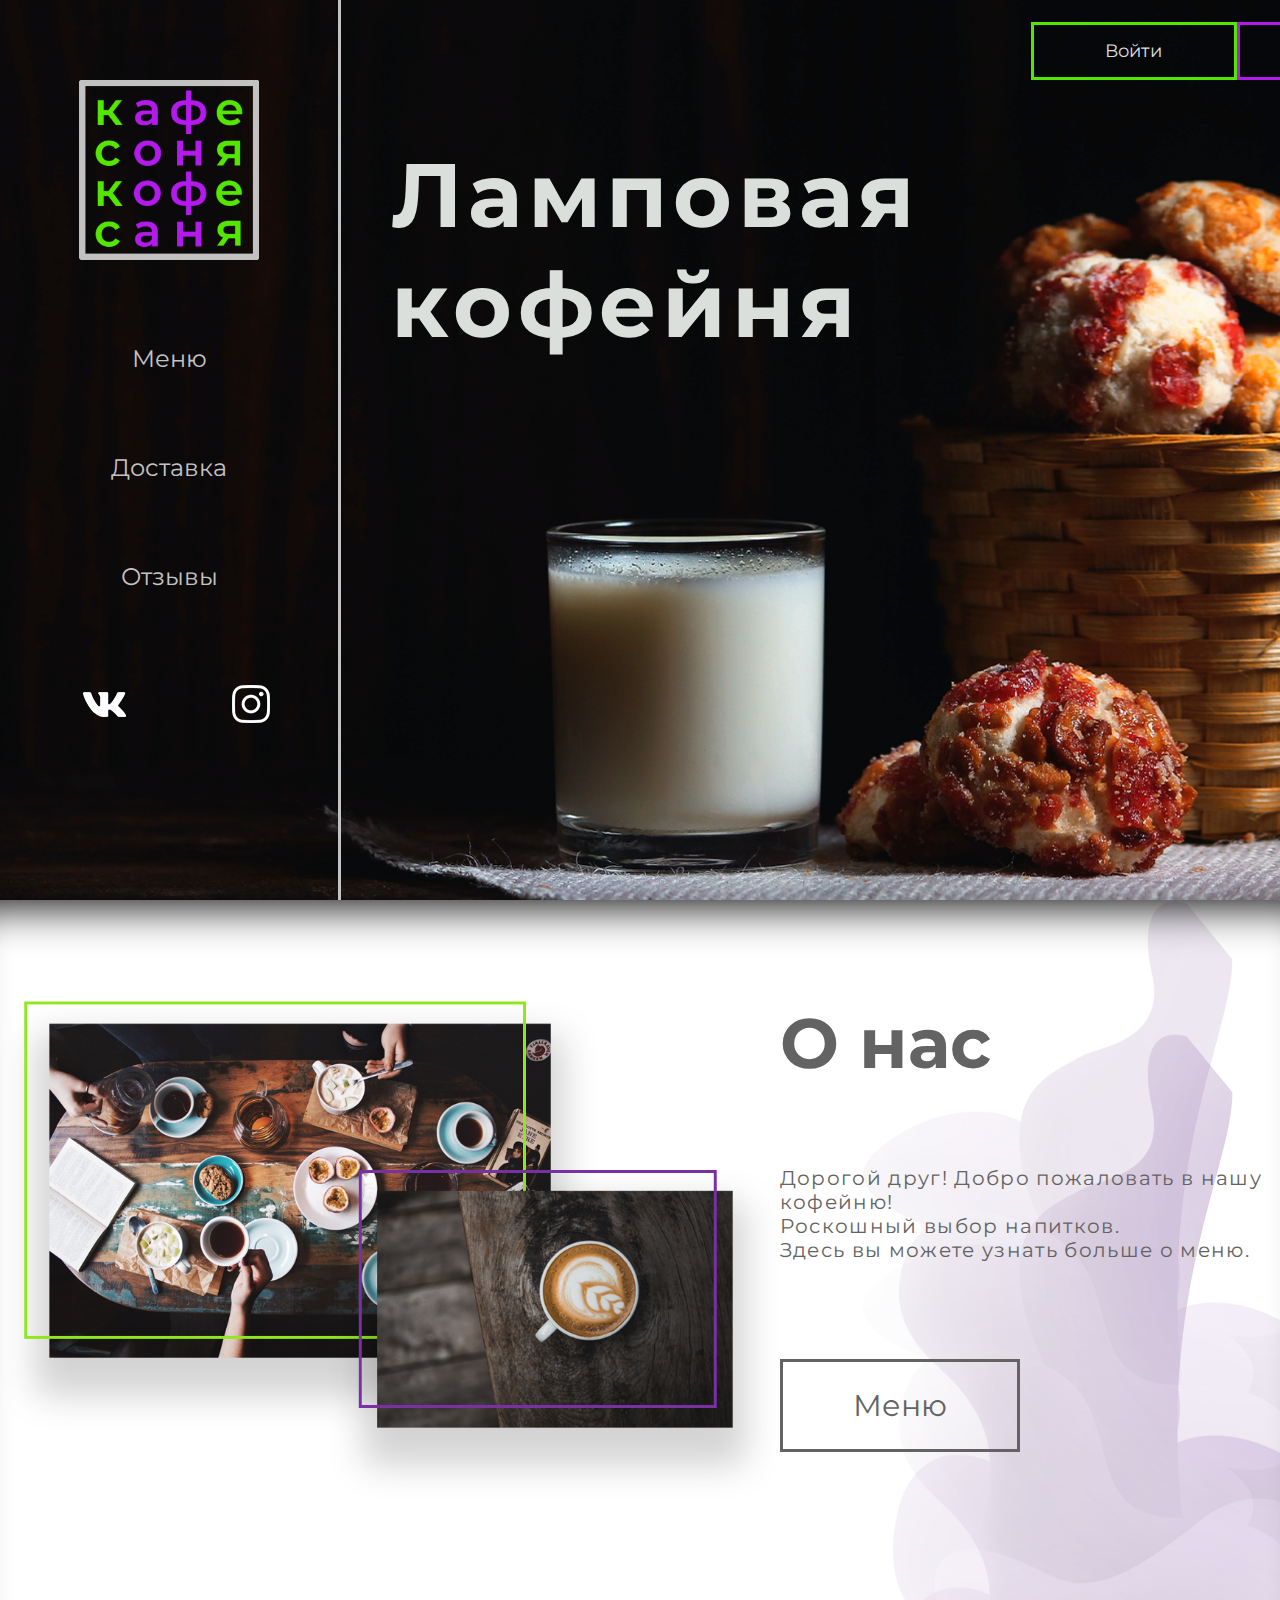
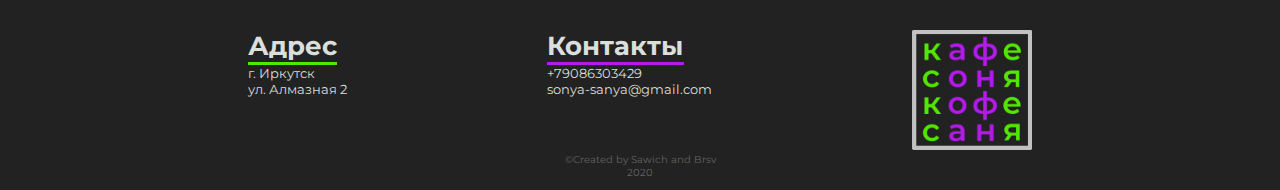
<file: index.html>
<!DOCTYPE html>
<html>
   <head>
      <meta charset="UTF-8">
      <title>Кафе Соня</title>
      <link rel="icon" href="../Sonya-Sanya/img/favicon.ico" type="image/x-icon">
      <link rel="shortcut icon" href="../Sonya-Sanya/img/favicon.ico" type="image/x-icon">
      <link rel="preconnect" href="https://fonts.gstatic.com">
      <link href="https://fonts.googleapis.com/css2?family=Montserrat:wght@400;600&display=swap" rel="stylesheet">
      <link rel="stylesheet" href="css/style.css">
   </head>
   <body>
      <div class="page">
         <header class="header">
            <div class="menu">
               <div class="logo-nav">
                  <div class="logo">
                     <img  src="img/logo.png" alt="logo" height="180px">
                  </div>
                  <nav class="nav">
                     <a class="link" href="menu.html">Меню</a>
                     <a class="link" href="delivery.html">Доставка</a>
                     <a class="link" href="feedback.html">Отзывы</a>
                  </nav>
                  <div class="vk-insta">
                     <a href="https://vk.com/public201145598"><img class="vk" src="img/vk.png" alt="vk"></a>
                     <a href="https://www.instagram.com/ksks_aooa_fnfn_eyaeya/"><img class="insta" src="img/instagram.png" alt="instagram"></a>
                  </div>
               </div>
            </div>
            <div class="main-box">
               <div class="text">Ламповая<br>кофейня</div>
            </div>
            <div class="login-reg">
               <div><a class="login" href="login.html">Войти</a></div>
               <div><a class="reg" href="reg.html">Регистрация</a></div>
            </div>
         </header>
         <div class="back-header"></div>
         <content>
            <div class="left">
               <img src="img/photos.png" alt="menu" height="500px">
            </div>
            <div class="right">
               <h1 class="menutitle">О нас</h1>
               <div class="menutext">
                  <p>Дорогой друг! Добро пожаловать в нашу кофейню!</p>
                  <p>Роскошный выбор напитков.</p>
                  <p>Здесь вы можете узнать больше о меню.</p>
               </div>
               <a href="menu.html" id="button">Меню</a>
            </div>
         </content>
         <footer>
            <div id="footer">
               <div class="address">
                  <h1 id="address">Адрес</h1>
                  <div class="info1">г. Иркутск<br>ул. Алмазная 2</div>
               </div>
               <div class="contact">
                  <h1 id="contact">Контакты</h1>
                  <div class="info2">+79086303429<br>sonya-sanya@gmail.com</div>
               </div>
               <div class="minilogo">
                  <img  src="img/logo.png" alt="logo" height="120px"> 
               </div>
            </div>
            <div class="created">©Created by Sawich and Brsv<br>2020</div>
         </footer>
      </div>
   </body>
</html>
</file>
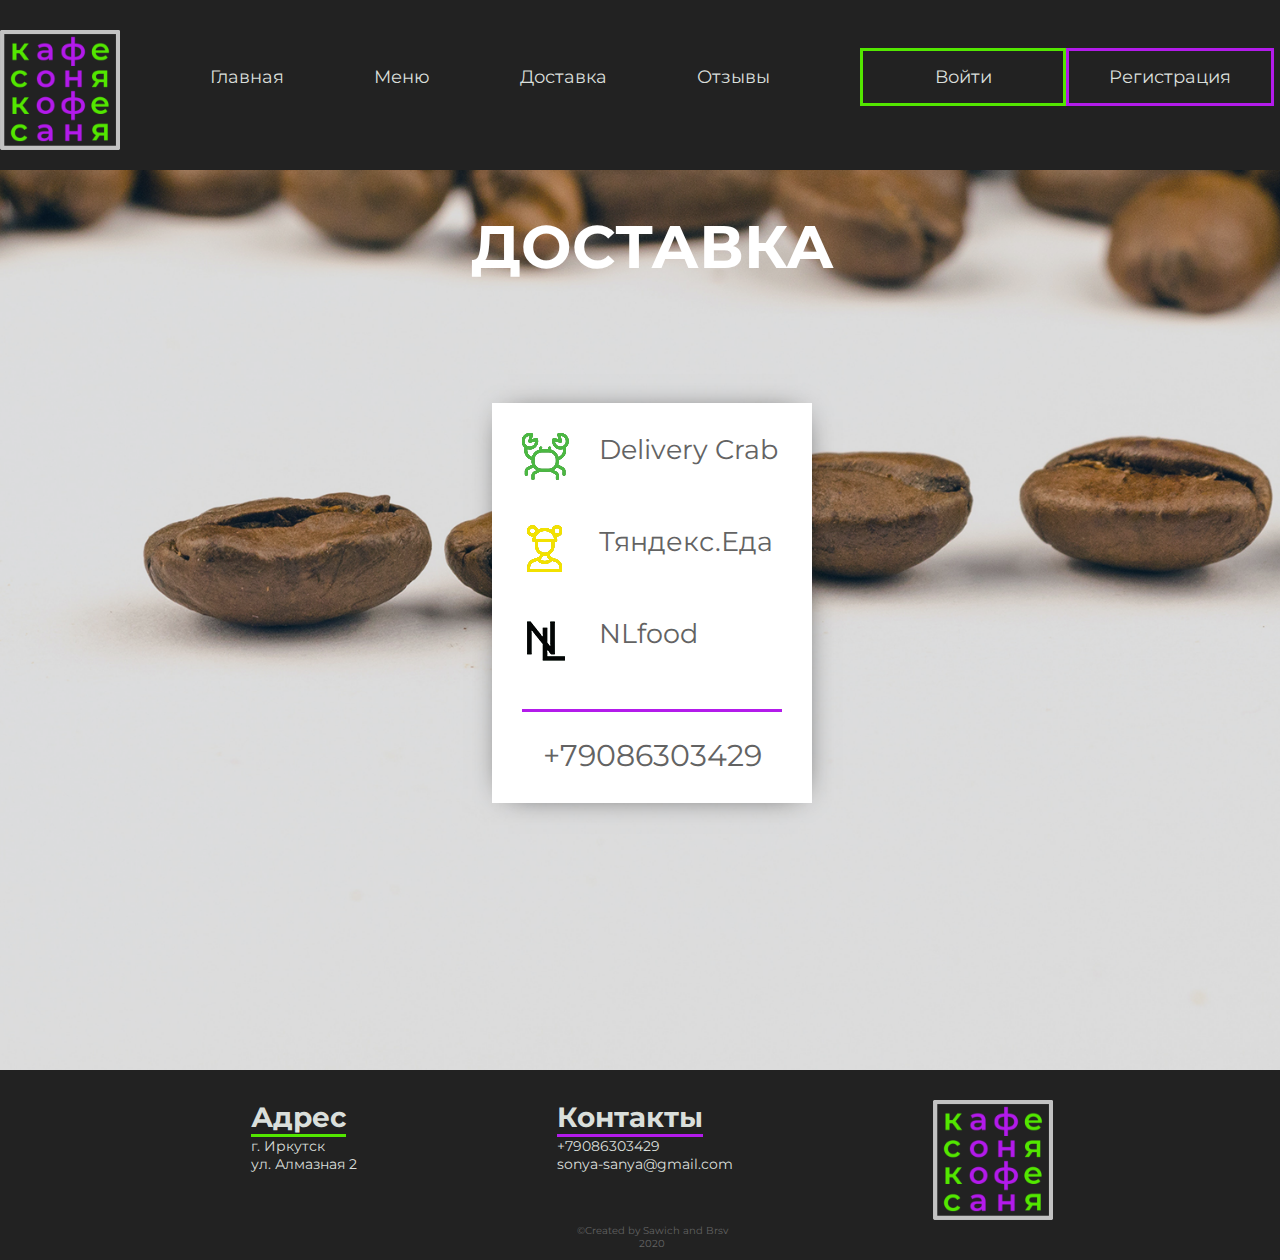
<file: delivery.html>
<!DOCTYPE html>
<html>
   <head>
      <meta charset="UTF-8">
      <title>Доставка</title>
      <link rel="icon" href="../Sonya-Sanya/img/favicon.ico" type="image/x-icon">
      <link rel="shortcut icon" href="../Sonya-Sanya/img/favicon.ico" type="image/x-icon">
      <link rel="preconnect" href="https://fonts.gstatic.com">
      <link href="https://fonts.googleapis.com/css2?family=Montserrat:wght@400;600&display=swap" rel="stylesheet">
      <link rel="stylesheet" href="css/delivery.css">
   </head>
   <body>
      <div class="page">
         <header class="header">
            <div class="menu">
               <div class="logo-nav">
                  <div class="logo">
                      <a href="index.html"><img  src="img/logo.png" height="120px"></a>
                  </div>
                  <nav class="nav">
                     <div><a class="link" href="index.html">Главная</a></div>
                     <div><a class="link" href="menu.html">Меню</a></div>
                     <div><a class="link" href="delivery.html">Доставка</a></div>
                     <div><a class="link" href="feedback.html">Отзывы</a></div>
                     <div class="login-reg">
                        <div><a class="login" href="login.html">Войти</a></div>
                        <div><a class="reg" href="reg.html">Регистрация</a></div>
                     </div>
                  </nav>
               </div>
            </div>
         </header>
         <content>
            <div id="head-main">
               <p>ДОСТАВКА</p>
            </div>
            <div class="block">
               <div class="text"><img src="img/crab.png" alt="crab" height="">Delivery Crab</div>
               <div class="text"><img src="img/tyan.png"  alt="girl "height="">Тяндекс.Еда</div>
               <div class="text"><img src="img/nl.png" alt="NL" height="">NLfood</div>
               <div class="number">+79086303429</div>
            </div>
         </content>
         <footer>
            <div id="footer">
               <div class="address">
                  <h1 id="address">Адрес</h1>
                  <div class="info1">г. Иркутск<br>ул. Алмазная 2</div>
               </div>
               <div class="contact">
                  <h1 id="contact">Контакты</h1>
                  <div class="info2">+79086303429<br>sonya-sanya@gmail.com</div>
               </div>
               <div class="minilogo">
                  <a href="delivery.html"><img  src="img/logo.png" alt="logo" height="120px"></a> 
               </div>
            </div>
            <div class="created">©Created by Sawich and Brsv<br>2020</div>
         </footer>
      </div>
   </body>
</html>
</file>
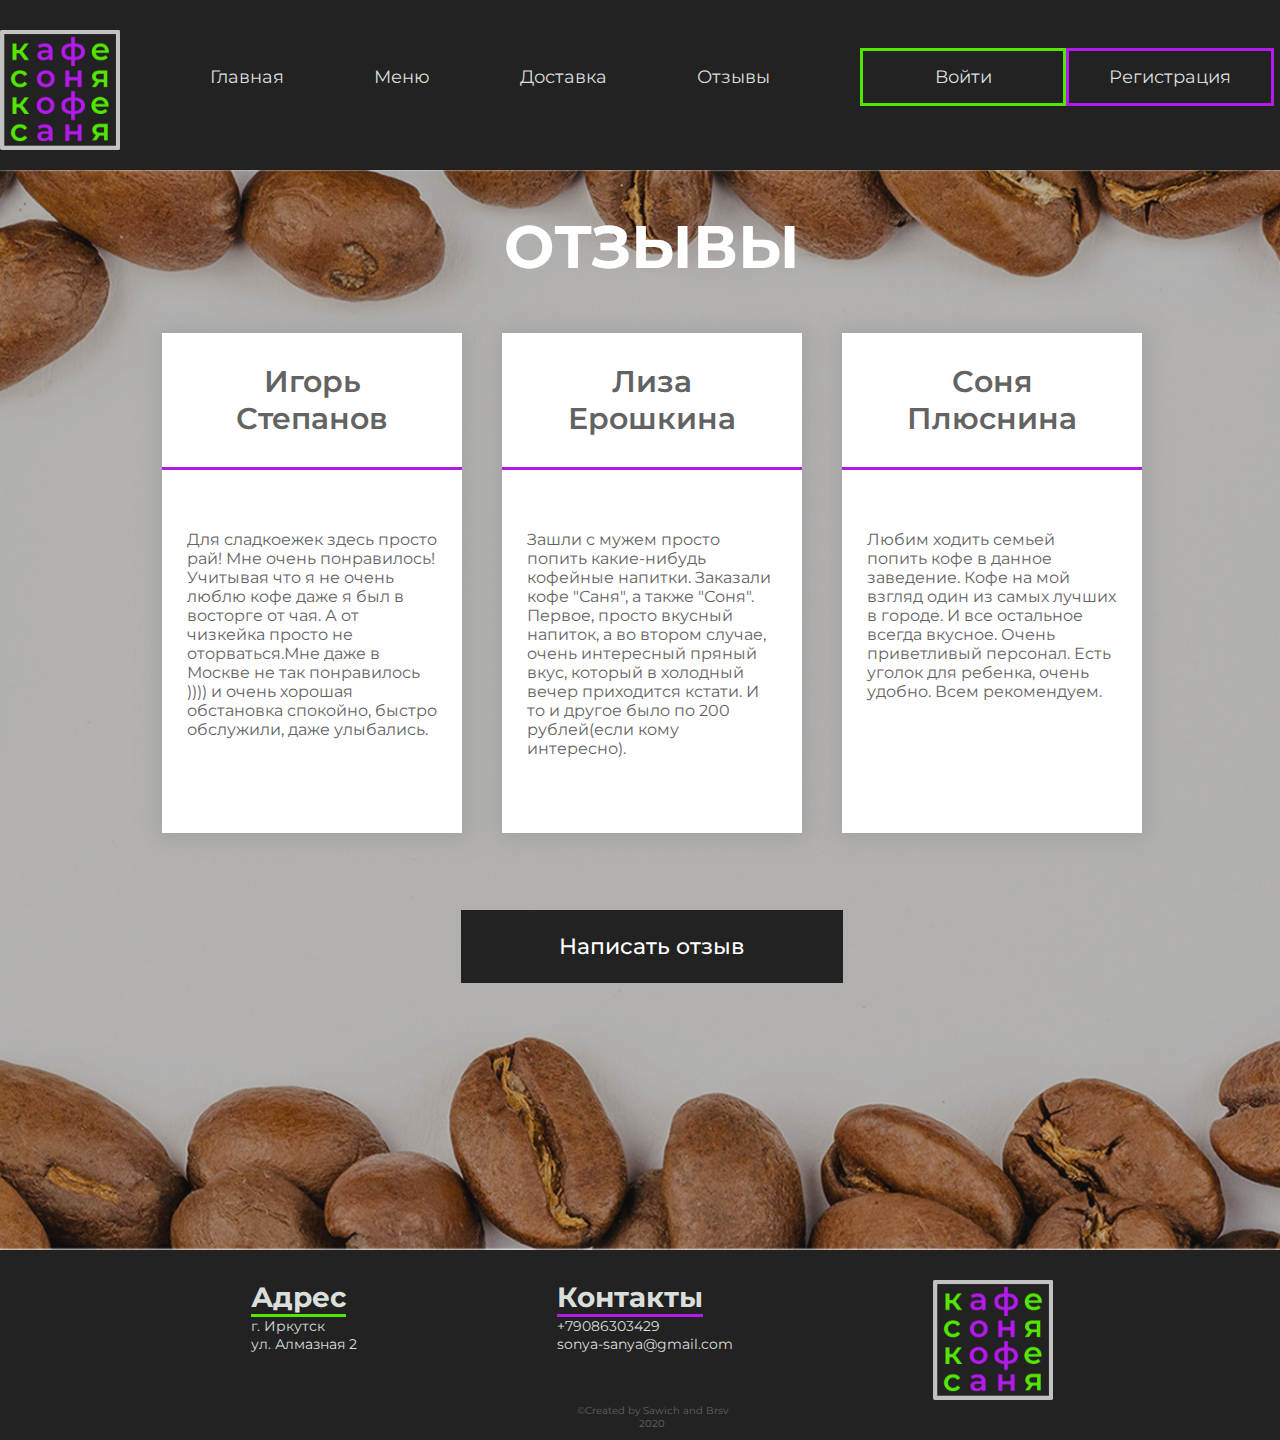
<file: feedback.html>
<!DOCTYPE html>
<html>
   <head>
      <meta charset="UTF-8">
      <title>Отзывы</title>
      <link rel="icon" href="../Sonya-Sanya/img/favicon.ico" type="image/x-icon">
      <link rel="shortcut icon" href="../Sonya-Sanya/img/favicon.ico" type="image/x-icon">
      <link rel="preconnect" href="https://fonts.gstatic.com">
      <link href="https://fonts.googleapis.com/css2?family=Montserrat:wght@400;600&display=swap" rel="stylesheet">
      <link rel="stylesheet" href="css/feedback.css">
   </head>
   <body>
      <div class="page">
         <header class="header">
            <div class="menu">
               <div class="logo-nav">
                  <div class="logo">
                     <a href="index.html"><img  src="img/logo.png" alt="logo" height="120px"></a>
                  </div>
                  <nav class="nav">
                     <div><a class="link" href="index.html">Главная</a></div>
                     <div><a class="link" href="menu.html">Меню</a></div>
                     <div><a class="link" href="delivery.html">Доставка</a></div>
                     <div><a class="link" href="feedback.html">Отзывы</a></div>
                     <div class="login-reg">
                        <div><a class="login" href="login.html">Войти</a></div>
                        <div><a class="reg" href="reg.html">Регистрация</a></div>
                     </div>
                  </nav>
               </div>
            </div>
         </header>
         <content>
            <div id="head-main">
               <p>ОТЗЫВЫ</p>
            </div>
            <div id="feeadback-parent">
               <div class="block">
                  <div class="name">Игорь<br>Степанов</div>
                  <div class="feeadback"> Для сладкоежек здесь просто рай! Мне очень понравилось! Учитывая что я не очень люблю кофе даже я был в восторге от чая. А от чизкейка просто не оторваться.Мне даже в Москве не так понравилось )))) и очень хорошая обстановка спокойно, быстро обслужили, даже улыбались.
                  </div>
               </div>
               <div class="block">
                  <div class="name">Лиза<br>Ерошкина</div>
                  <div class="feeadback"> Зашли с мужем просто попить какие-нибудь кофейные напитки. Заказали кофе "Саня", а также "Соня". Первое, просто вкусный напиток, а во втором случае, очень интересный пряный вкус, который в холодный вечер приходится кстати. И то и другое было по 200 рублей(если кому интересно).
                  </div>
               </div>
               <div class="block">
                  <div class="name">Cоня<br>Плюснина</div>
                  <div class="feeadback"> Любим ходить семьей попить кофе в данное заведение. Кофе на мой взгляд один из самых лучших в городе. И все остальное всегда вкусное. Очень приветливый персонал. Есть уголок для ребенка, очень удобно. Всем рекомендуем.
                  </div>
               </div>
            </div>
            <div id="button-parent">
               <div><a class="button" href="reg.html">Написать отзыв</a></div>
            </div>
         </content>
         <footer>
            <div id="footer">
               <div class="address">
                  <h1 id="address">Адрес</h1>
                  <div class="info1">г. Иркутск<br>ул. Алмазная 2</div>
               </div>
               <div class="contact">
                  <h1 id="contact">Контакты</h1>
                  <div class="info2">+79086303429<br>sonya-sanya@gmail.com</div>
               </div>
               <div class="minilogo">
                  <a href="feedback.html"><img  src="img/logo.png" alt="logo" height="120px"></a>
               </div>
            </div>
            <div class="created">©Created by Sawich and Brsv<br>2020</div>
         </footer>
      </div>
   </body>
</html>
</file>
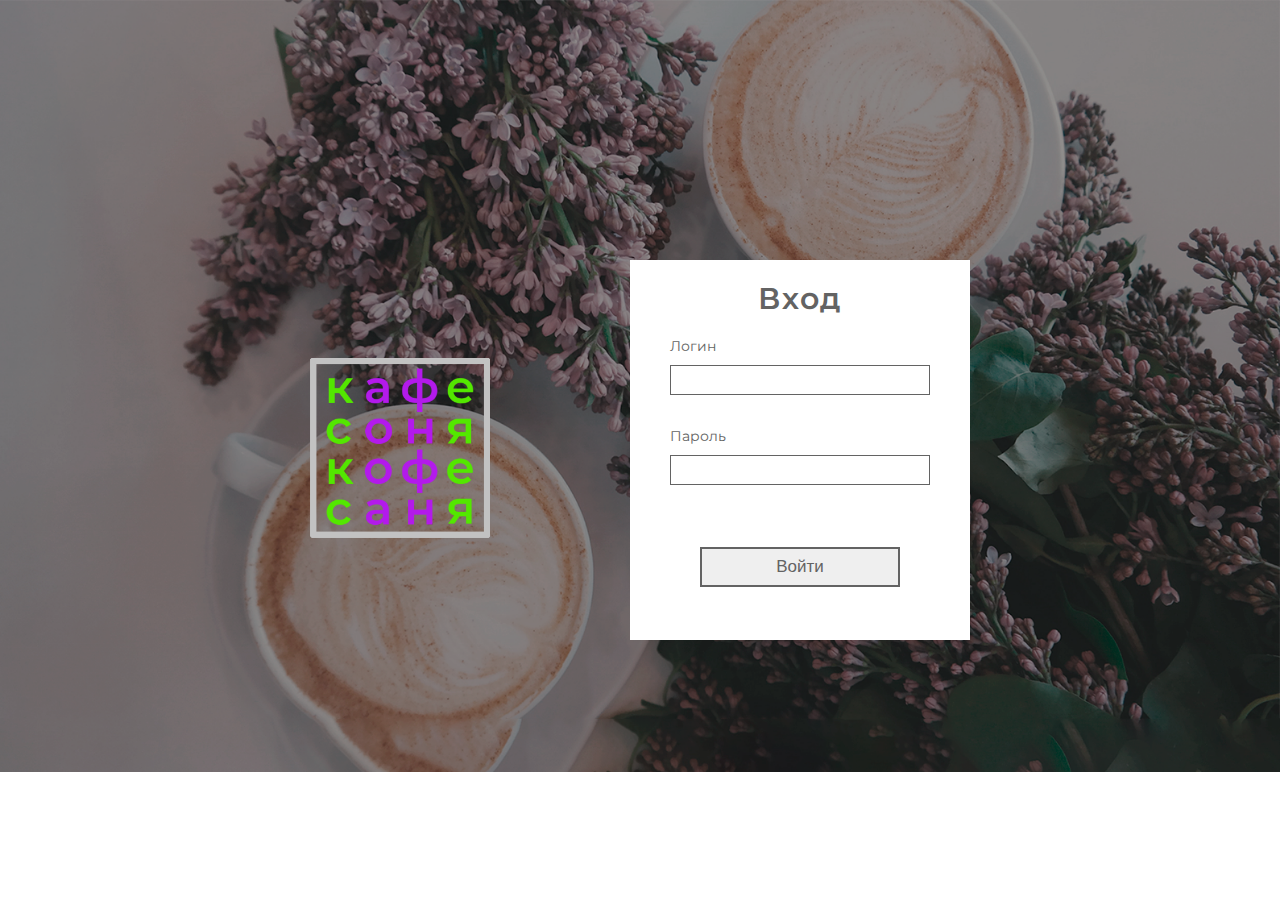
<file: login.html>
<!DOCTYPE html>
<html>
   <head>
      <meta charset="utf-8">
      <title>Вход</title>
      <link rel="icon" href="../Sonya-Sanya/img/favicon.ico" type="image/x-icon">
      <link rel="shortcut icon" href="../Sonya-Sanya/img/favicon.ico" type="image/x-icon">
      <link rel="preconnect" href="https://fonts.gstatic.com">
      <link href="https://fonts.googleapis.com/css2?family=Montserrat:wght@400;600&display=swap" rel="stylesheet">
      <link rel="stylesheet" href="css/login.css">
   </head>
   <body>
      <div class="box">
         <div class="logo">
            <a href="index.html">
            <img src="img/logo.png" alt="logo" height="180px">
            </a>
         </div>
         <div class="form">
            <p class="header">Вход</p>
            <div class="login-password">
               <div class="text">Логин</div>
               <div class="login">
                  <input type="text" name="login" class="input">
               </div>
               <div class="text">Пароль</div>
               <div class="login">
                  <input type="password" name="password" class="input">
               </div>
               <div class="login">
                  <button>Войти</button>
               </div>
            </div>
         </div>
      </div>
   </body>
</html>
</file>
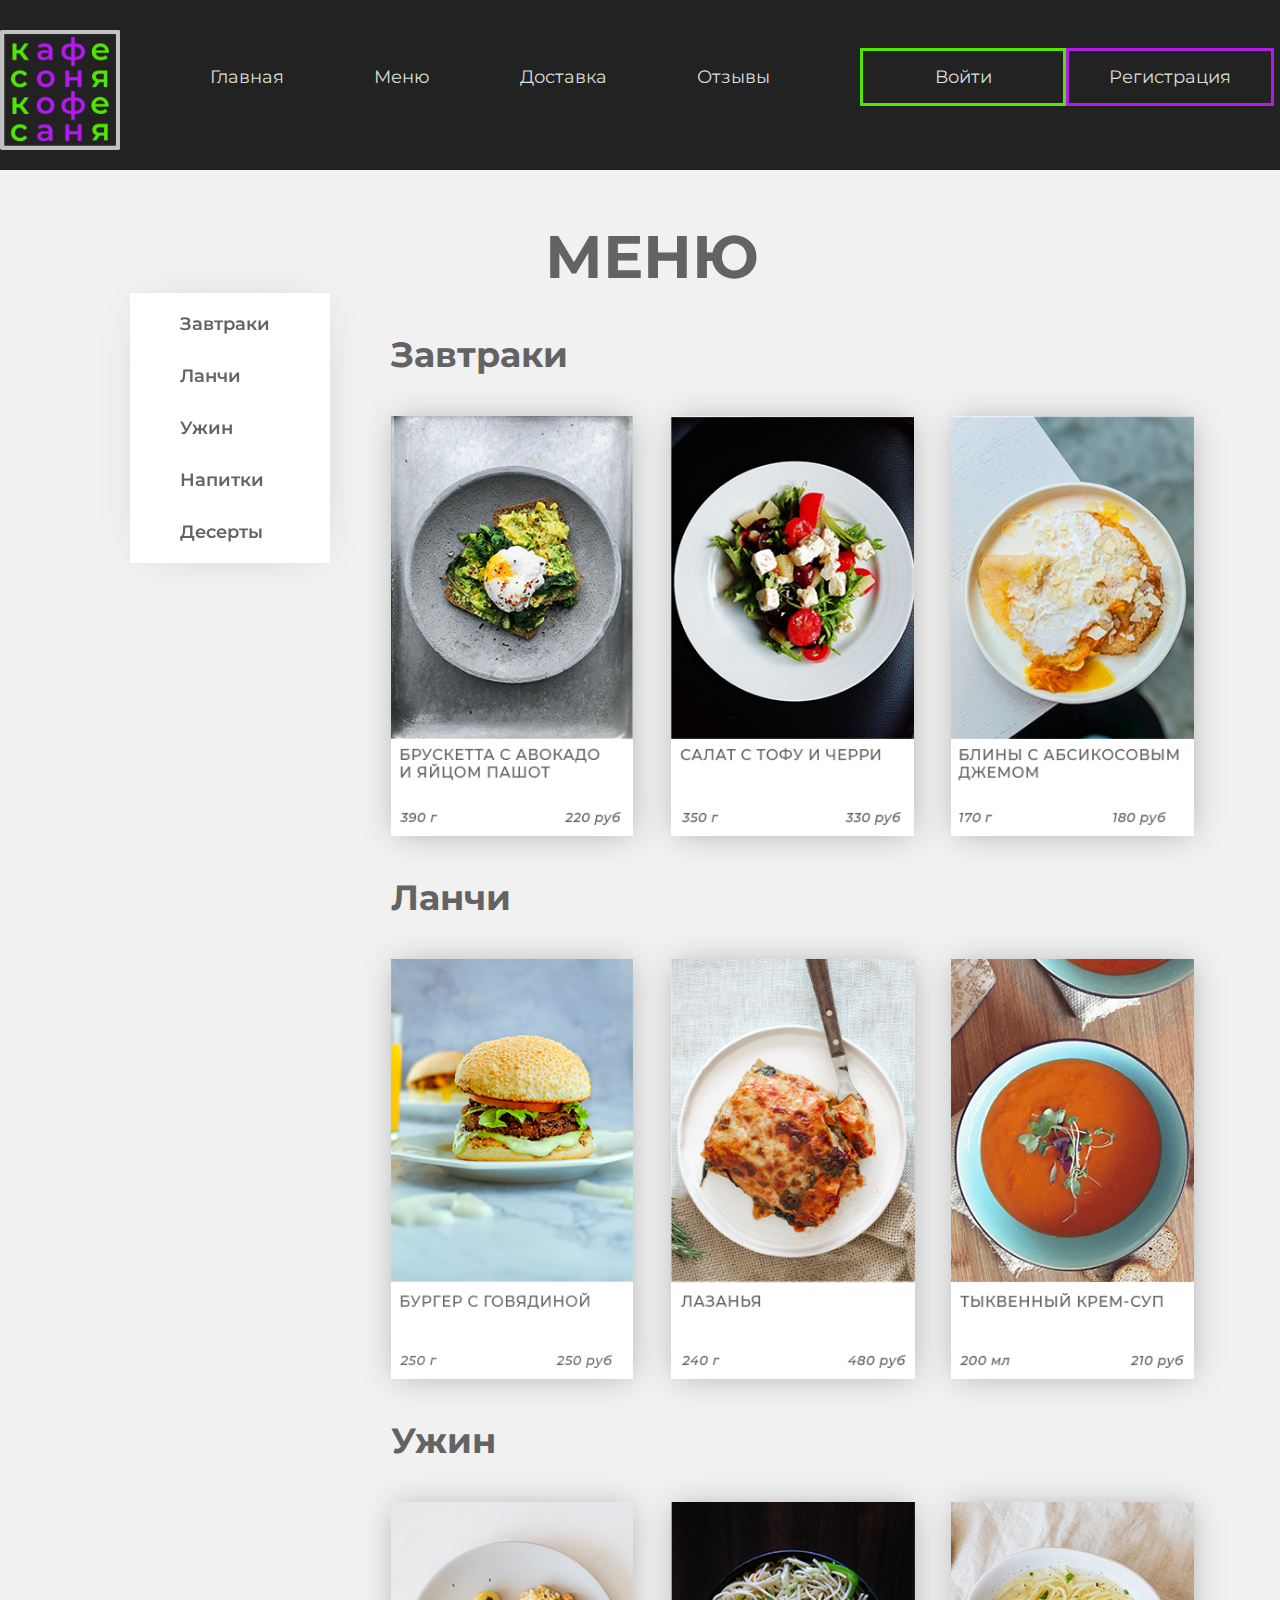
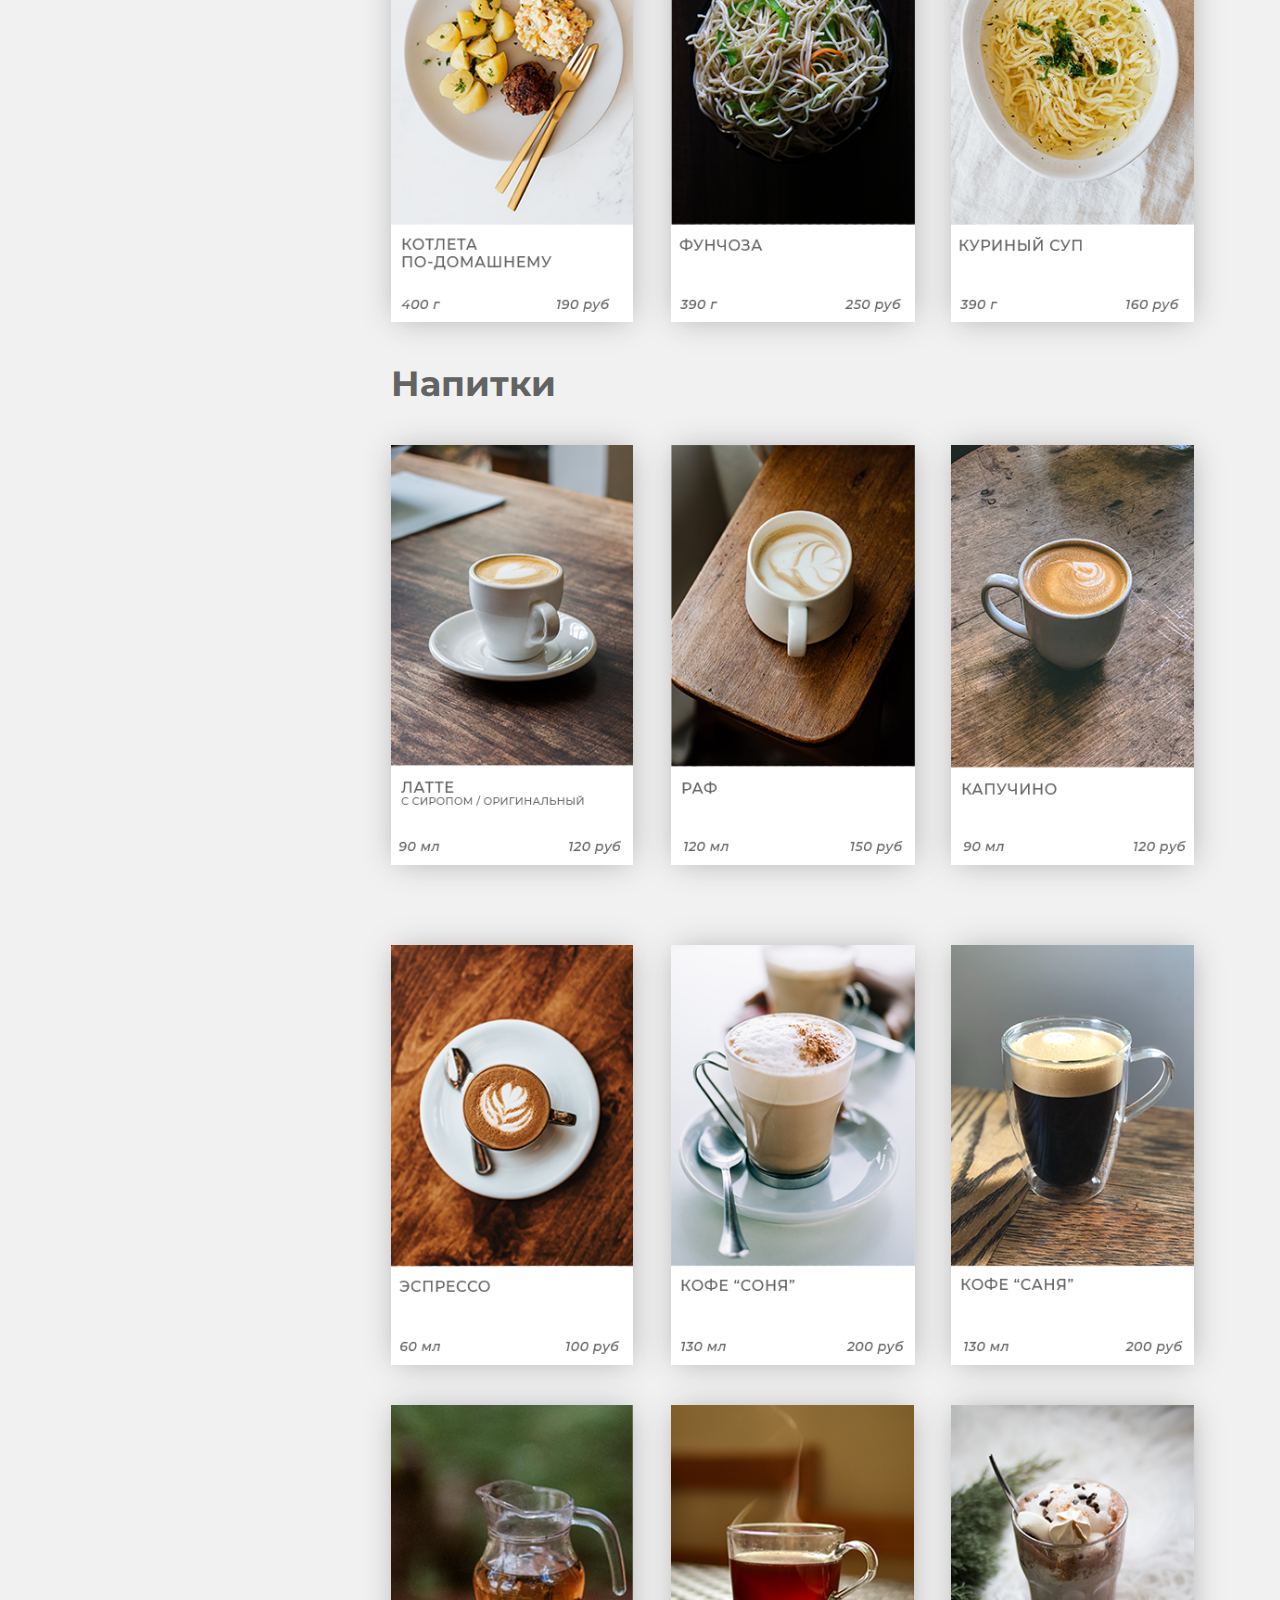
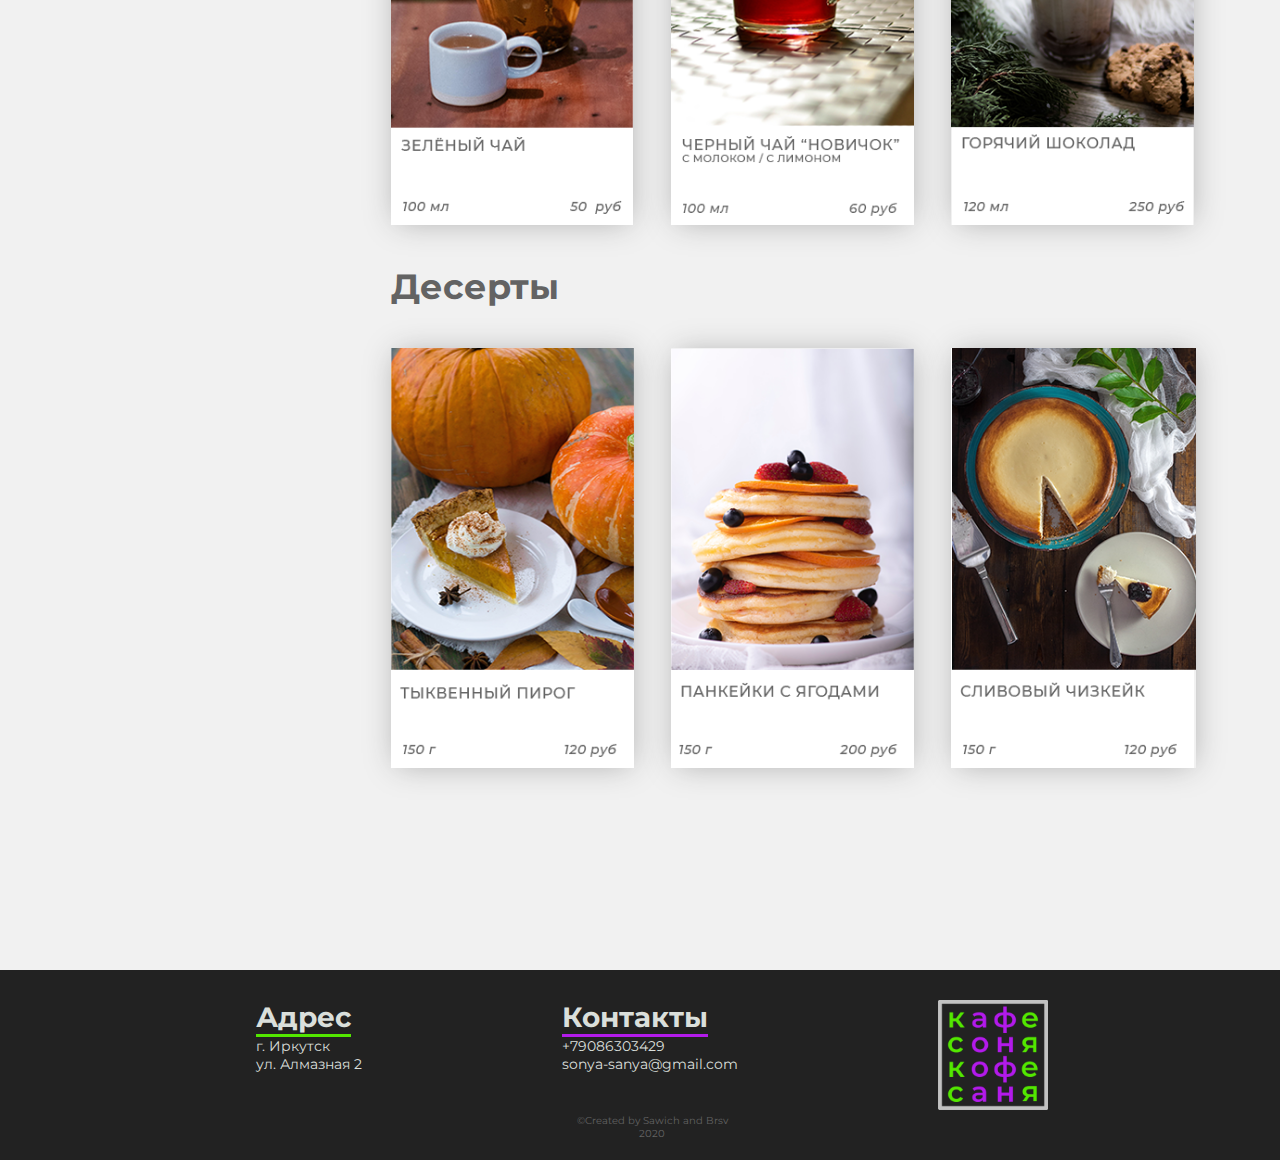
<file: menu.html>
<!DOCTYPE html>
<html lang="en">
   <head>
      <meta charset="UTF-8">
      <title>Меню</title>
      <link rel="icon" href="../Sonya-Sanya/img/favicon.ico" type="image/x-icon">
      <link rel="shortcut icon" href="../Sonya-Sanya/img/favicon.ico" type="image/x-icon">
      <link rel="preconnect" href="https://fonts.gstatic.com">
      <link href="https://fonts.googleapis.com/css2?family=Montserrat:wght@400;600&display=swap" rel="stylesheet">
      <link rel="stylesheet" href="css/menu.css">
   </head>
   <body>
      <div class="page">
         <header class="header">
            <div class="menu">
               <div class="logo-nav">
                  <div class="logo">
                      <a href="index.html"><img  src="img/logo.png" height="120px"></a>
                  </div>
                  <nav class="nav">
                     <div><a class="link" href="index.html">Главная</a></div>
                     <div><a class="link" href="menu.html">Меню</a></div>
                     <div><a class="link" href="delivery.html">Доставка</a></div>
                     <div><a class="link" href="feedback.html">Отзывы</a></div>
                     <div class="login-reg">
                        <div><a class="login" href="login.html">Войти</a></div>
                        <div><a class="reg" href="reg.html">Регистрация</a></div>
                     </div>
                  </nav>
               </div>
            </div>
         </header>
         <content>
            <div id="head-main">
               <p>МЕНЮ</p>
            </div>
            <div class="left">
               <a class="menu-link" href="#breakfast">Завтраки</a>
               <a class="menu-link" href="#lanch">Ланчи</a>
               <a class="menu-link" href="#dinner">Ужин</a>
               <a class="menu-link" href="#drinks">Напитки</a>
               <a class="menu-link" href="#desserts">Десерты</a>
            </div>
            <div class="right">
               <div class="food" id="breakfast">
                  <p>Завтраки</p>
                  <div class="string">
                     <a class="preview" href="" >
                     <img src="img/menu/1.png" alt="breakfast" height="420px"></a>
                     <a class="preview" href="" >
                     <img src="img/menu/2.png" alt="breakfast" height="420px"></a>
                     <a class="preview" href="" >
                     <img src="img/menu/3.png" alt="breakfast" height="420px"></a>
                  </div>
               </div>
               <div class="food" id="lanch">
                  <p>Ланчи</p>
                  <div class="string">
                     <a class="preview" href="" >
                     <img src="img/menu/4.png" alt="lanch" height="420px"></a>
                     <a class="preview" href="" >
                     <img src="img/menu/5.png" alt="lanch" height="420px"></a>
                     <a class="preview" href="" >
                     <img src="img/menu/6.png" alt="lanch" height="420px"></a>
                  </div>
               </div>
               <div class="food" id="dinner">
                  <p>Ужин</p>
                  <div class="string">
                     <a class="preview" href="" >
                     <img src="img/menu/7.png" alt="dinner" height="420px"></a>
                     <a class="preview" href="" >
                     <img src="img/menu/8.png" alt="dinner" height="420px"></a>
                     <a class="preview" href="" >
                     <img src="img/menu/9.png" alt="dinner" height="420px"></a>
                  </div>
               </div>
               <div class="food" id="drinks">
                  <p>Напитки</p>
                  <div class="string">
                     <a class="preview" href="" >
                     <img src="img/menu/10.png" alt="drinks" height="420px"></a>
                     <a class="preview" href="" >
                     <img src="img/menu/11.png" alt="drinks" height="420px"></a>
                     <a class="preview" href="" >
                     <img src="img/menu/12.png" alt="drinks" height="420px"></a>
                  </div>
                  <div class="food">
                     <div class="string">
                        <a class="preview" href="" >
                        <img src="img/menu/13.png" alt="drinks" height="420px"></a>
                        <a class="preview" href="" >
                        <img src="img/menu/14.png" alt="drinks" height="420px"></a>
                        <a class="preview" href="" >
                        <img src="img/menu/15.png" alt="drinks" height="420px"></a>
                     </div>
                  </div>
                  <div class="breakfast">
                     <div class="string">
                        <a class="preview" href="" >
                        <img src="img/menu/16.png" alt="drinks" height="420px"></a>
                        <a class="preview" href="" >
                        <img src="img/menu/17.png" alt="drinks" height="420px"></a>
                        <a class="preview" href="" >
                        <img src="img/menu/18.png" alt="drinks" height="420px"></a>
                     </div>
                  </div>
               </div>
               <div class="food" id="desserts">
                  <p>Десерты</p>
                  <div class="string">
                     <a class="preview" href="" >
                     <img src="img/menu/19.png" alt="desserts" height="420px"></a>
                     <a class="preview" href="" >
                     <img src="img/menu/20.png" alt="desserts" height="420px"></a>
                     <a class="preview" href="" >
                     <img src="img/menu/21.png" alt="desserts" height="420px"></a>
                  </div>
               </div>
            </div>
         </content>
         <footer>
            <div id="footer">
               <div class="address">
                  <h1 id="address">Адрес</h1>
                  <div class="info1">г. Иркутск<br>ул. Алмазная 2</div>
               </div>
               <div class="contact">
                  <h1 id="contact">Контакты</h1>
                  <div class="info2">+79086303429<br>sonya-sanya@gmail.com</div>
               </div>
               <div class="minilogo">
                  <a href="menu.html"><img  src="img/logo.png" alt="logo" height="110px"></a> 
               </div>
            </div>
            <div class="created">©Created by Sawich and Brsv<br>2020</div>
         </footer>
      </div>
   </body>
</html>
</file>
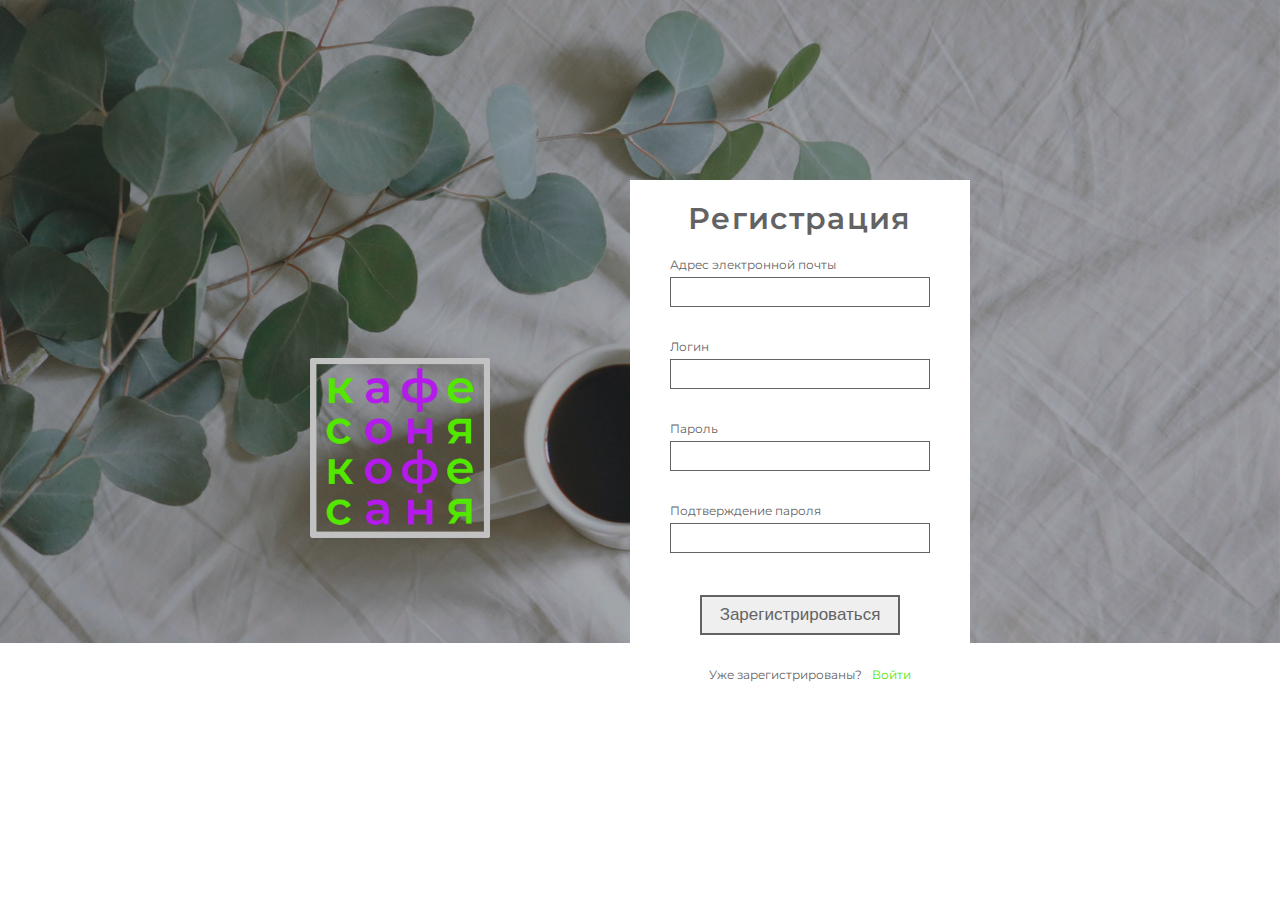
<file: reg.html>
<!DOCTYPE html>
<html>
   <head>
      <meta charset="utf-8">
      <title>Регистрация</title>
      <link rel="icon" href="../Sonya-Sanya/img/favicon.ico" type="image/x-icon">
      <link rel="shortcut icon" href="../Sonya-Sanya/img/favicon.ico" type="image/x-icon">
      <link rel="preconnect" href="https://fonts.gstatic.com">
      <link href="https://fonts.googleapis.com/css2?family=Montserrat:wght@400;600&display=swap" rel="stylesheet">
      <link rel="stylesheet" href="css/reg.css">
   </head>
   <body>
      <div class="box">
         <div class="logo">
            <a href="index.html">
            <img src="img/logo.png" alt="logo" height="180px">
            </a>
         </div>
         <div class="form">
            <p class="header">Регистрация</p>
            <div class="login-password">
               <div class="text">Адрес электронной почты</div>
               <div class="login">
                  <input type="text" name="login" class="input">
               </div>
               <div class="text">Логин</div>
               <div class="login">
                  <input type="text" name="login" class="input">
               </div>
               <div class="text">Пароль</div>
               <div class="login">
                  <input type="password" name="password" class="input">
               </div>
               <div class="text">Подтверждение пароля</div>
               <div class="login">
                  <input type="password" name="password" class="input">
               </div>
               <div class="login">
                  <button>Зарегистрироваться</button>
               </div>
               <div class="login">
               <p class="text">Уже зарегистрированы?</p>
                  <a href="login.html" class="cross">Войти</a>
                </div>
            </div>
         </div>
      </div>
   </body>
</html>
</file>
<file: css/style.css>
*,
*::before,
*::after {
	box-sizing: border-box;
	margin: 0;
	padding: 0;
}
.page {
	overflow: hidden;
	display: grid;
	grid-template-areas: "header" "content" "footer";
	grid-template-rows: auto 1fr auto;
	min-height: 100vh;
}
body {
	font-size: 15px;
	margin: 0;
	font-family: 'Montserrat', sans-serif;
}

/* ======== Хедер ==========*/

.header {
	width: 100%;
	position: absolute;
	top: 0;
	left: 0;
	z-index: 100;
	display: flex;
}

.menu {
	width: 17%;
	min-width: 341px;
	max-width: 500px;
	height: 100vh;
	border-right: solid 3px #c3c3c3;
	padding: 40px;
    transition: 1s;
}

.main-box {
	height: 100vh;
	width: 100%
}

.login-reg{
    display: flex;
    flex-direction: row;
    font-size: 18px;
    margin: 40px 30px 0 60px;
}

.login {
    text-decoration: none;
    color: #dadfdb;
    padding-left: 71.5px;
	padding-right: 71.5px;
	padding-top: 15px;
	padding-bottom: 15px;
    border: 3px solid #53e700;
    transition: padding 0.3s;
}

.login:hover {
    padding-left: 65.5px;
	padding-right: 65.5px;
	padding-top: 10px;
	padding-bottom: 10px;
}

.reg {
    text-decoration: none;
    color: #dadfdb;
    padding-left: 40px;
	padding-right: 40px;
	padding-top: 15px;
	padding-bottom: 15px;
    border: 3px solid #b31beb;
    transition: padding 0.3s;
}

.reg:hover {
    padding-left: 34px;
	padding-right: 34px;
	padding-top: 10px;
	padding-bottom: 10px;
}

.text {
	font-weight: bold;
	font-size: 90px;
	color: #dadfdb;
	margin: 140px 50px;
	letter-spacing: 4pt;
}

.back-header {
	height: 100vh;
	background: url(../img/head.png) center no-repeat;
	background-size:cover;
}

.logo {
	display: block;
	image-orientation: center;
	margin-top: 40px;
}

.link {
	text-decoration: none;
	color: #c3c3c3;
	font-size: 24px;
	margin: 0 auto;
	display: block;
	text-align: center;
	margin-top: 80px;
	transition: color 0.5s;
}

.link:hover {
	color: #53e700;
}

.vk-insta {
	margin-top: 80px;
	display: inline-flex;
	justify-content: space-between;
}

.vk {
	border: solid 3px transparent;
	padding-left: 40px;
	padding-right: 40px;
	padding-top: 11px;
	padding-bottom: 11px;
	transition: color 0.3s;
	margin-right: 20px;
}

@keyframes vkhover {
	from {
		border: solid 3px transparent;
	}
	to {
		border: solid 3px #b31beb;
	}
}

.vk:hover {
	animation: vkhover 0.3s 1 linear;
	border: solid 3px #b31beb;
}

.insta {
	border: solid 3px transparent;
	padding-left: 40px;
	padding-right: 40px;
	padding-top: 11px;
	padding-bottom: 11px;
	transition: color 0.3s;
}

@keyframes instahover {
	from {
		border: solid 3px transparent;
	}
	to {
		border: solid 3px #53e700;
	}
}

.insta:hover {
	animation: instahover 0.3s 1 linear;
	border: solid 3px #53e700;
}

.logo-nav {
	text-align: center;
}

/* ======== Контент ==========*/

content {
    display: flex;
	width: 100%;
	height: 700px;
	background-image: url(../img/bg.png);
	background-position: top right;
	background-repeat: no-repeat;
	box-shadow: inset 0 45px 45px  -40px #000;
    justify-content: center;
    padding-top: 100px;
}

content > .left {
	float: left;
	width: auto;
	height: auto;
	color: #636363;
}

content > .right {
	float: right;
	width: auto;
	height: auto;
}

.menutitle {
	color: #636363;
	position: relative;
	font-size: 70px;
    margin-bottom: 80px;
}

.menutext {
	color: #636363;
	position: relative;
	font-size: 20px;
    letter-spacing: 1pt;
}

#button {
	text-decoration: none;
	font-size: 30px;
	top: 125px;
	width: 200px;
	height: 100px;
	color: #636363;
	padding-left: 70px;
	padding-right: 70px;
	padding-top: 25px;
	padding-bottom: 25px;
	transition: border 0.3s;
	text-align: center;
	position: relative;
    border: solid 3px #636363;
}

#button:hover {
    border-color: #53e700;
}

/* ======== Футер ==========*/

#footer {
	background-color: #222222;
	display: flex;
	justify-content: center;
	color: #dadfdb;
	font-size: 13px;
	padding-top: 30px;
}

footer {
	width: 100%;
	height: 190px;
	background-color: #222222;
	z-index: 99;
}

#address {
	border-bottom: 3px solid #53e700;
	max-width: 90%;
}

#contact {
	border-bottom: 3px solid #b31beb;
	max-width: 83%;
}

.contact {
	margin-left: 200px;
	margin-right: 200px;
}

.created {
	color: #636363;
	text-align: center;
    font-size: 10px;
}
</file>
<file: css/delivery.css>
*,
*::before,
*::after {
	box-sizing: border-box;
	margin: 0;
	padding: 0;
}

.page {
	overflow: hidden;
	display: grid;
	grid-template-areas: "header" "content" "footer";
	grid-template-rows: auto 1fr auto;
	min-height: 100vh;
}

body {
	font-size: 15px;
	margin: 0;
	font-family: 'Montserrat', sans-serif;
}

/* ======== Хедер ==========*/

.header {
	width: 100%;
	top: 0;
	left: 0;
	z-index: 100;
	display: flex;
	justify-content: space-evenly;
	height: 170px;
	background-color: #222222;
}

.logo-nav{
	display: flex;
	justify-content: space-between;
	text-align: center;
	align-items: center;
}

.nav {
    display: flex;
    justify-content: space-between;
    flex-direction: row;
}

.logo {
	display: block;
	image-orientation: center;
	margin-top: 30px;
	margin-right: 30px;
}

.link{
	text-decoration: none;
	color: #dadfdb;
	font-size: 18px;
	margin: 0 30px 0 60px;
	transition: 1.2s;
    transition: border 0.5s;
    border-bottom: 3px solid #222222;
}

.link:hover {
	border-color: #b31beb;
	max-width: 83%;
	margin-bottom: 20px;
}

.login-reg{
    display: flex;
    flex-direction: row;
    font-size: 18px;
    margin: 0 30px 0 60px;
}

.login {
    text-decoration: none;
    color: #dadfdb;
    padding-left: 71.5px;
	padding-right: 71.5px;
	padding-top: 15px;
	padding-bottom: 15px;
    border: 3px solid #53e700;
    transition: padding 0.3s;
}

.login:hover {
    padding-left: 65.5px;
	padding-right: 65.5px;
	padding-top: 10px;
	padding-bottom: 10px;
}

.reg {
    text-decoration: none;
    color: #dadfdb;
    padding-left: 40px;
	padding-right: 40px;
	padding-top: 15px;
	padding-bottom: 15px;
    border: 3px solid #b31beb;
    transition: padding 0.3s;
}

.reg:hover {
    padding-left: 34px;
	padding-right: 34px;
	padding-top: 10px;
	padding-bottom: 10px;
}

/* ======== Контент ==========*/

content{
	width: 100%;
	padding-top: 40px;
	background-color: #f1f1f1;
	height: 100vh;
	background: url(../img/delivery.png) center no-repeat;
	background-size:cover;
    transition: 1.2s;
}

#head-main{
	font-size: 60px;
	font-weight: bold;
	color: #fff;
	text-align: center;
    margin-bottom: 120px;
}

.block {
    background-color: #fff;
    height: 400px;
    width: 320px;
    margin: 0 auto;
    padding: 30px;
    box-shadow: 1px 1px 30px -15px #000;
}

.text {
	color: #636363;
	font-size: 27px;
	margin-bottom: 45px;
    text-align: center;
    align-content: center;
    display: flex;
}

.number {
    text-align: center;
    justify-content: center;
    color: #636363;
	font-size: 30px;
    border-top: 3px solid #b31beb;
    padding-top: 25px;
}

.text > img {
    margin-right: 30px;
}

/* ======== Футер ==========*/

#footer {
	background-color: #222222;
	display: flex;
	justify-content: center;
	color: #dadfdb;
	font-size: 14px;
	padding-top: 30px;
}

footer {
	width: 100%;
	height: 190px;
	background-color: #222222;
	z-index: 99;
}

#address {
	border-bottom: 3px solid #53e700;
	max-width: 90%;
}

#contact {
	border-bottom: 3px solid #b31beb;
	max-width: 83%;
}

.contact {
	margin-left: 200px;
	margin-right: 200px;
}

.created {
	color: #636363;
	text-align: center;
    font-size: 10px;
}
</file>
<file: css/feedback.css>
*,
*::before,
*::after {
	box-sizing: border-box;
	margin: 0;
	padding: 0;
}

.page {
	overflow: hidden;
	display: grid;
	grid-template-areas: "header" "content" "footer";
	grid-template-rows: auto 1fr auto;
	min-height: 100vh;
}

body {
	font-size: 15px;
	margin: 0;
	font-family: 'Montserrat', sans-serif;
}

/* ======== Хедер ==========*/

.header {
	width: 100%;
	top: 0;
	left: 0;
	z-index: 100;
	display: flex;
	justify-content: space-evenly;
	height: 170px;
	background-color: #222222;
}

.logo-nav{
	display: flex;
	justify-content: space-between;
	text-align: center;
	align-items: center;
}

.nav {
    display: flex;
    justify-content: space-between;
    flex-direction: row;
}

.logo {
	display: block;
	image-orientation: center;
	margin-top: 30px;
	margin-right: 30px;
}

.link{
	text-decoration: none;
	color: #dadfdb;
	font-size: 18px;
	margin: 0 30px 0 60px;
	transition: 1.2s;
    transition: border 0.5s;
    border-bottom: 3px solid #222222;
}

.link:hover {
	border-color: #b31beb;
	max-width: 83%;
	margin-bottom: 20px;
}

.login-reg{
    display: flex;
    flex-direction: row;
    font-size: 18px;
    margin: 0 30px 0 60px;
}

.login {
    text-decoration: none;
    color: #dadfdb;
    padding-left: 71.5px;
	padding-right: 71.5px;
	padding-top: 15px;
	padding-bottom: 15px;
    border: 3px solid #53e700;
    transition: padding 0.3s;
}

.login:hover {
    padding-left: 65.5px;
	padding-right: 65.5px;
	padding-top: 10px;
	padding-bottom: 10px;
}

.reg {
    text-decoration: none;
    color: #dadfdb;
    padding-left: 40px;
	padding-right: 40px;
	padding-top: 15px;
	padding-bottom: 15px;
    border: 3px solid #b31beb;
    transition: padding 0.3s;
}

.reg:hover {
    padding-left: 34px;
	padding-right: 34px;
	padding-top: 10px;
	padding-bottom: 10px;
}
/* ======== Контент ==========*/

content{
    width: 100%;
	padding-top: 40px;
	background-color: #f1f1f1;
	height: 120vh;
	background: url(../img/feedback.png) center no-repeat;
	background-size:cover;
    transition: 1.2s;
}

#head-main{
	font-size: 60px;
	font-weight: bold;
	color: #fff;
	text-align: center;
}

#feeadback-parent {
    display: flex;
    justify-content: center;
    margin-top: 50px;
    margin-bottom: 100px;
}

.block {
    width: 300px;
    height: 500px;
    background-color:#fff;
    margin-right: 20px;
    margin-left: 20px;
    box-shadow: 1px 1px 20px 5px #a3a3a3;
}

.name {
    font-size: 30px;
    color: #636363;
    font-weight: 600;
    text-align: center;
    margin-top: 30px;
    padding-bottom: 30px;
    border-bottom: 3px solid #b31beb;
}

.feeadback {
    padding: 60px 25px 40px 25px;
    color: #636363;
    font-size: 16px;
}
#button-parent {
    display: flex;
    justify-content: center;
}
.button {
    text-decoration: none;
    color: #fff;
    font-size: 22px;
    font-weight: 500;
    padding: 20px 95px 20px 95px;
    background-color: #222222;
    transition: border 0.5s;
    border: 3px solid #222222;
}

.button:hover {
    border-color: #53e700;
}

/* ======== Футер ==========*/

#footer {
	background-color: #222222;
	display: flex;
	justify-content: center;
	color: #dadfdb;
	font-size: 14px;
	padding-top: 30px;
}

footer {
	width: 100%;
	height: 190px;
	background-color: #222222;
	z-index: 99;
}

#address {
	border-bottom: 3px solid #53e700;
	max-width: 90%;
}

#contact {
	border-bottom: 3px solid #b31beb;
	max-width: 83%;
}

.contact {
	margin-left: 200px;
	margin-right: 200px;
}

.created {
	color: #636363;
	text-align: center;
    font-size: 10px;
}
</file>
<file: css/login.css>
*,
*::before,
*::after {
	box-sizing: border-box;
	margin: 0;
	padding: 0;
}
body{
	background: url(../img/login.png) no-repeat;
	background-size: 100%;
    margin: 0;
	font-family: 'Montserrat', sans-serif;
}

.box {
    display: flex;
    justify-content: center;
    align-items: center;
    align-content: center;
    height: 100vh;
}

.logo {
    margin-right: 70px;
    transition: 1.2s; 
}

.form {
    margin-left: 70px;
    background-color: #fff;
    height: 380px;
    width: 340px;
}

.header {
    padding-top: 20px;
    font-size: 30px;
    color: #636363;
    font-weight: 600;
    letter-spacing: 1pt;
    text-align: center;
}

.login-password{
    padding: 20px;
}

.login {
    margin-bottom: 32px;
    display: flex;
    justify-content: center;
}

.text {
    color: #636363;
    margin-bottom: 10px;
    margin-left: 20px;
    font-size: 14px;
}

.input {
    outline: none;
    height: 30px;
    width: 260px;
    border-radius: 0px;
    border: 1px solid #636363;
    font-size: 16px;
}

button {
    margin-top: 30px;
    text-align: center;
    align-content: center;
    height: 40px;
    width: 200px;
    color: #636363;
    font-size: 17px;
    border: 2px solid #636363;
    transition: border 0.5s;
}

button:hover {
    border-color: #53e700;
}
</file>
<file: css/menu.css>
*,
*::before,
*::after {
	box-sizing: border-box;
	margin: 0;
	padding: 0;
}

.page {
	overflow: hidden;
	display: grid;
	grid-template-areas: "header" "content" "footer";
	grid-template-rows: auto 1fr auto;
	min-height: 100vh;
}

body {
	font-size: 15px;
	margin: 0;
	font-family: 'Montserrat', sans-serif;
}

/* 
____________
    Хедер 
____________*/

.header {
	width: 100%;
	top: 0;
	left: 0;
	z-index: 100;
	display: flex;
	justify-content: space-evenly;
	height: 170px;
	background-color: #222222;
}

.logo-nav{
	display: flex;
	justify-content: space-between;
	text-align: center;
	align-items: center;
}

.nav {
    display: flex;
    justify-content: space-between;
    flex-direction: row;
}

.logo {
	display: block;
	image-orientation: center;
	margin-top: 30px;
	margin-right: 30px;
}

.link{
	text-decoration: none;
	color: #dadfdb;
	font-size: 18px;
	margin: 0 30px 0 60px;
	transition: 1.2s;
    transition: border 0.5s;
    border-bottom: 3px solid #222222;
}

.link:hover {
	border-color: #b31beb;
	max-width: 83%;
	margin-bottom: 20px;
}

.login-reg{
    display: flex;
    flex-direction: row;
    font-size: 18px;
    margin: 0 30px 0 60px;
}

.login {
    text-decoration: none;
    color: #dadfdb;
    padding-left: 71.5px;
	padding-right: 71.5px;
	padding-top: 15px;
	padding-bottom: 15px;
    border: 3px solid #53e700;
    transition: padding 0.3s;
}

.login:hover {
    padding-left: 65.5px;
	padding-right: 65.5px;
	padding-top: 10px;
	padding-bottom: 10px;
}

.reg {
    text-decoration: none;
    color: #dadfdb;
    padding-left: 40px;
	padding-right: 40px;
	padding-top: 15px;
	padding-bottom: 15px;
    border: 3px solid #b31beb;
    transition: padding 0.3s;
}

.reg:hover {
    padding-left: 34px;
	padding-right: 34px;
	padding-top: 10px;
	padding-bottom: 10px;
}

/* 
____________
    Контент 
____________*/

content{
    height: 4000px;
	width: 100%;
	padding-top: 50px;
	background-color: #f1f1f1;
    transition: 2s;
}

#head-main{
	font-size: 60px;
	font-weight: bold;
	color: #636363;
	text-align: center;
}

.left-right {
	display: flex;
	justify-content:center;
}

.left {
	padding-top: 20px;
	padding-left: 50px;
    padding-bottom: 45px;
	width: 200px;
	height: 270px;
	position: fixed;
	margin-left: 130px;
	background-color: #fff;
	box-shadow: 1px 1px 50px -25px #a7a7a7;
}

.menu-link {
	text-decoration: none;
	color: #636363;
	font-size: 18px;
	font-weight: 600;
	display:flex;
	margin-bottom: 30px;
	transition: color 0.3s;
}

.menu-link:hover {
	color: #b31beb;
}

.right {
	margin-left: 30%;
	margin-right: 30%;
	width: 65%;
	height: 100vh;
}

.food {
	margin-top: 40px;
	font-size: 35px;
	color: #636363;
	font-weight: bold;
}

.string {
	padding-top: 40px;
	display: flex;
}

.preview {
	margin-right: 30px;
	height: 420px;
	width: 250px;
    transition: 1.2s;
}

.preview:hover > img {
	border: 2px solid #fff;
}

.preview > img {
	box-shadow: 1px 1px 30px -5px #a7a7a7;
}

/* 
____________
    Футер 
____________*/

#footer {
	background-color: #222222;
	display: flex;
	justify-content: center;
	color: #dadfdb;
	font-size: 14px;
	padding-top: 30px;
}

footer {
	width: 100%;
	height: 190px;
	background-color: #222222;
	z-index: 99;
}

#address {
	border-bottom: 3px solid #53e700;
	max-width: 90%;
}

#contact {
	border-bottom: 3px solid #b31beb;
	max-width: 83%;
}

.contact {
	margin-left: 200px;
	margin-right: 200px;
}

.created {
	color: #636363;
	text-align: center;
    font-size: 10px;
}
</file>
<file: css/reg.css>
*,
*::before,
*::after {
	box-sizing: border-box;
	margin: 0;
	padding: 0;
}
body{
	background: url(../img/registration.png) no-repeat;
	background-size: 100%;
    margin: 0;
	font-family: 'Montserrat', sans-serif;
}

.box {
    display: flex;
    justify-content: center;
    align-items: center;
    align-content: center;
    height: 100vh;
}

.logo {
    margin-right: 70px;
    transition: 1.2s; 
}

.form {
    margin-left: 70px;
    background-color: #fff;
    height: 540px;
    width: 340px;
}

.header {
    padding-top: 20px;
    font-size: 30px;
    color: #636363;
    font-weight: 600;
    letter-spacing: 1pt;
    text-align: center;
}

.login-password{
    padding: 20px;
}

.login {
    margin-bottom: 32px;
    display: flex;
    justify-content: center;
}

.text {
    color: #636363;
    margin-bottom: 5px;
    margin-left: 20px;
    font-size: 12px;
}

.input {
    outline: none;
    height: 30px;
    width: 260px;
    border-radius: 0px;
    border: 1px solid #636363;
    font-size: 16px;
}

button {
    margin-top: 10px;
    text-align: center;
    align-content: center;
    height: 40px;
    width: 200px;
    color: #636363;
    font-size: 17px;
    border: 2px solid #636363;
    transition: border 0.5s;
}

button:hover {
    border-color: #53e700;
}
.cross {
    text-decoration: none;
    color: #53e700;
    transition: color 0.5s;
    font-size: 12px;
    margin-left: 10px;
}
</file>
